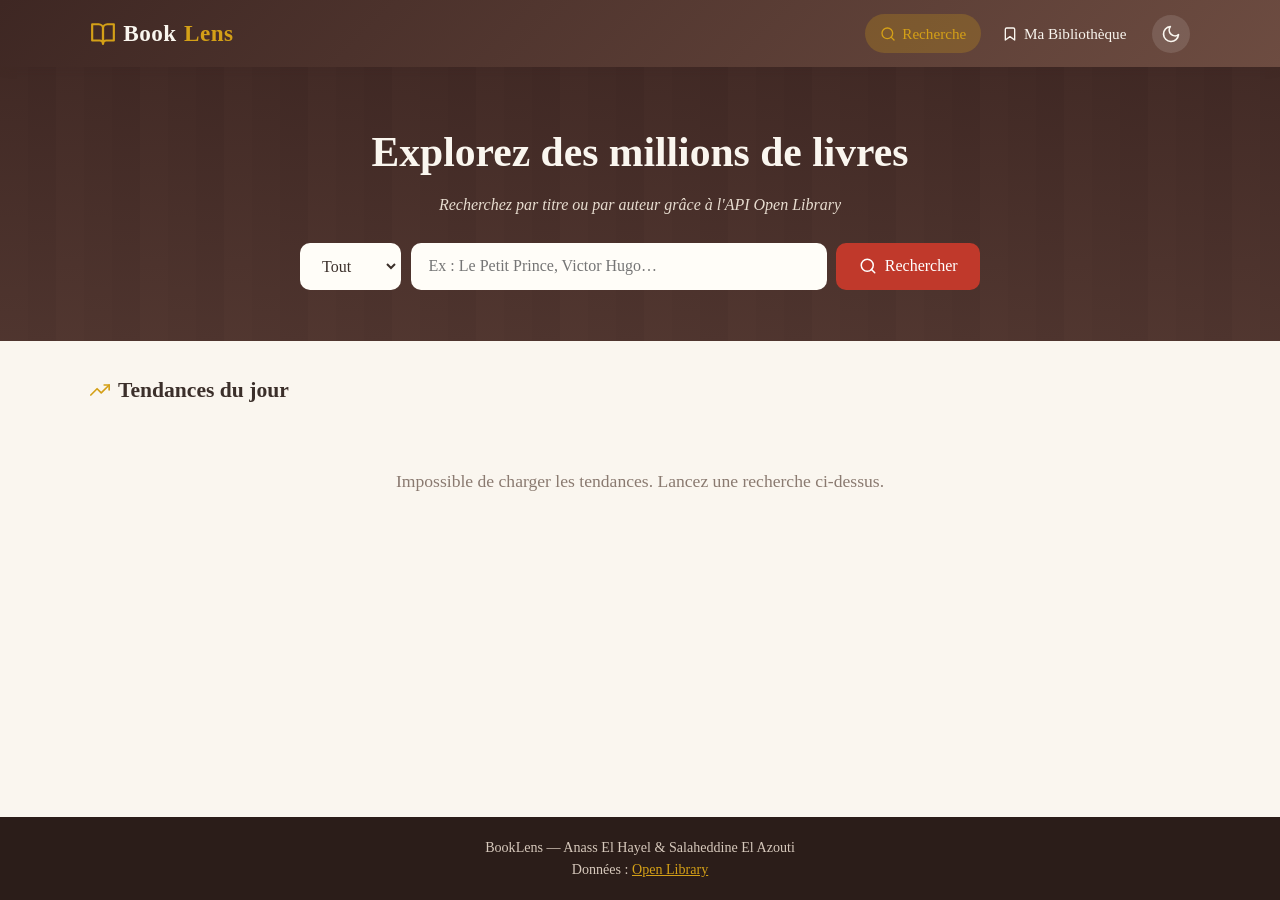
<file: index.html>
<!DOCTYPE html>
<html lang="fr">
<head>
    <meta charset="UTF-8">
    <meta name="viewport" content="width=device-width, initial-scale=1.0">
    <title>BookLens — Explorateur de livres</title>
    <link rel="stylesheet" href="css/style.css">
    <script>document.documentElement.dataset.theme = localStorage.getItem("booklens_theme") || "light";</script>
</head>
<body>
    <header class="site-header">
        <div class="container header-inner">
            <a href="index.html" class="logo">
                <svg xmlns="http://www.w3.org/2000/svg" width="26" height="26" viewBox="0 0 24 24" fill="none" stroke="currentColor" stroke-width="2" stroke-linecap="round" stroke-linejoin="round" class="icon"><path d="M2 3h6a4 4 0 0 1 4 4v14a3 3 0 0 0-3-3H2z"/><path d="M22 3h-6a4 4 0 0 0-4 4v14a3 3 0 0 1 3-3h7z"/></svg>
                Book<span>Lens</span>
            </a>
            <nav class="main-nav">
                <a href="index.html" class="nav-link active">
                    <svg xmlns="http://www.w3.org/2000/svg" width="16" height="16" viewBox="0 0 24 24" fill="none" stroke="currentColor" stroke-width="2" stroke-linecap="round" stroke-linejoin="round" class="icon"><circle cx="11" cy="11" r="8"/><line x1="21" y1="21" x2="16.65" y2="16.65"/></svg>
                    Recherche
                </a>
                <a href="bookshelf.html" class="nav-link">
                    <svg xmlns="http://www.w3.org/2000/svg" width="16" height="16" viewBox="0 0 24 24" fill="none" stroke="currentColor" stroke-width="2" stroke-linecap="round" stroke-linejoin="round" class="icon"><path d="M19 21l-7-5-7 5V5a2 2 0 0 1 2-2h10a2 2 0 0 1 2 2z"/></svg>
                    Ma Bibliothèque <span id="fav-count" class="badge"></span>
                </a>
                <button type="button" id="theme-toggle" class="theme-toggle" aria-label="Changer de thème"></button>
            </nav>
        </div>
    </header>

    <section class="hero">
        <div class="container">
            <h1>Explorez des millions de livres</h1>
            <p class="hero-subtitle">Recherchez par titre ou par auteur grâce à l'API Open Library</p>

            <form id="search-form" class="search-form">
                <select id="search-type" aria-label="Type de recherche">
                    <option value="q">Tout</option>
                    <option value="title">Titre</option>
                    <option value="author">Auteur</option>
                </select>
                <input type="text" id="search-input" placeholder="Ex : Le Petit Prince, Victor Hugo…"
                       autocomplete="off" required>
                <button type="submit" class="btn btn-primary" id="search-btn" aria-label="Rechercher">Rechercher</button>
            </form>
        </div>
    </section>

    <main class="container">
        <div id="toolbar" class="toolbar" hidden>
            <p id="results-count" class="results-count"></p>
            <label class="sort-label">
                Trier :
                <select id="sort-select">
                    <option value="">Pertinence</option>
                    <option value="new">Plus récents</option>
                    <option value="old">Plus anciens</option>
                    <option value="rating">Mieux notés</option>
                </select>
            </label>
        </div>

        <h2 id="section-title" class="section-title" hidden>Tendances du jour</h2>
        <div id="status" class="status" hidden></div>
        <div id="results" class="book-grid"></div>

        <div class="load-more-wrap">
            <button type="button" id="load-more" class="btn btn-outline" hidden>Charger plus de résultats</button>
        </div>
    </main>

    <footer class="site-footer">
        <div class="container">
            <p>BookLens — Anass El Hayel &amp; Salaheddine El Azouti<br>
               Données : <a href="https://openlibrary.org" target="_blank" rel="noopener">Open Library</a></p>
        </div>
    </footer>

    <script src="js/api.js"></script>
    <script src="js/app.js"></script>
</body>
</html>
</file>
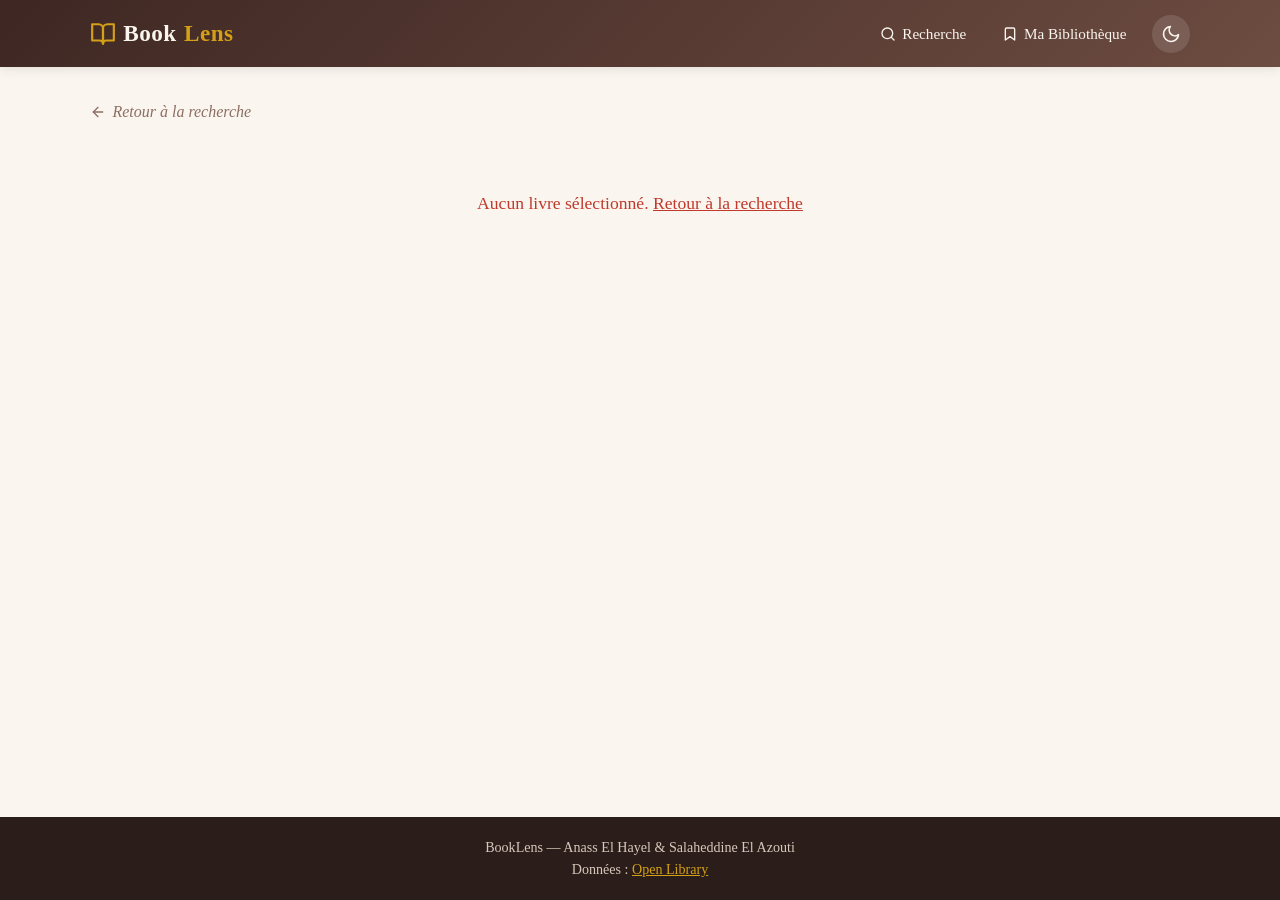
<file: book.html>
<!DOCTYPE html>
<html lang="fr">
<head>
    <meta charset="UTF-8">
    <meta name="viewport" content="width=device-width, initial-scale=1.0">
    <title>Détail du livre — BookLens</title>
    <link rel="stylesheet" href="css/style.css">
    <script>document.documentElement.dataset.theme = localStorage.getItem("booklens_theme") || "light";</script>
</head>
<body>
    <header class="site-header">
        <div class="container header-inner">
            <a href="index.html" class="logo">
                <svg xmlns="http://www.w3.org/2000/svg" width="26" height="26" viewBox="0 0 24 24" fill="none" stroke="currentColor" stroke-width="2" stroke-linecap="round" stroke-linejoin="round" class="icon"><path d="M2 3h6a4 4 0 0 1 4 4v14a3 3 0 0 0-3-3H2z"/><path d="M22 3h-6a4 4 0 0 0-4 4v14a3 3 0 0 1 3-3h7z"/></svg>
                Book<span>Lens</span>
            </a>
            <nav class="main-nav">
                <a href="index.html" class="nav-link">
                    <svg xmlns="http://www.w3.org/2000/svg" width="16" height="16" viewBox="0 0 24 24" fill="none" stroke="currentColor" stroke-width="2" stroke-linecap="round" stroke-linejoin="round" class="icon"><circle cx="11" cy="11" r="8"/><line x1="21" y1="21" x2="16.65" y2="16.65"/></svg>
                    Recherche
                </a>
                <a href="bookshelf.html" class="nav-link">
                    <svg xmlns="http://www.w3.org/2000/svg" width="16" height="16" viewBox="0 0 24 24" fill="none" stroke="currentColor" stroke-width="2" stroke-linecap="round" stroke-linejoin="round" class="icon"><path d="M19 21l-7-5-7 5V5a2 2 0 0 1 2-2h10a2 2 0 0 1 2 2z"/></svg>
                    Ma Bibliothèque <span id="fav-count" class="badge"></span>
                </a>
                <button type="button" id="theme-toggle" class="theme-toggle" aria-label="Changer de thème"></button>
            </nav>
        </div>
    </header>

    <main class="container">
        <a href="index.html" class="back-link" id="back-link">Retour à la recherche</a>

        <div id="status" class="status" hidden></div>

        <article id="book-detail" class="book-detail" hidden>
            <div class="detail-cover">
                <div id="detail-cover-box"></div>
                <button type="button" id="fav-btn" class="btn btn-primary btn-block">Ajouter à ma bibliothèque</button>
                <a id="ol-link" href="https://openlibrary.org" class="btn btn-outline btn-block" target="_blank" rel="noopener">Voir sur Open Library</a>
            </div>
            <div class="detail-content">
                <h1 id="detail-title">Chargement…</h1>
                <p id="detail-author" class="detail-author"></p>
                <div id="detail-meta" class="detail-meta"></div>
                <section>
                    <h2>Description</h2>
                    <p id="detail-description" class="detail-description"></p>
                </section>
                <section>
                    <h2>Sujets &amp; genres</h2>
                    <div id="detail-subjects" class="subject-tags"></div>
                </section>
            </div>
        </article>
    </main>

    <footer class="site-footer">
        <div class="container">
            <p>BookLens — Anass El Hayel &amp; Salaheddine El Azouti<br>
               Données : <a href="https://openlibrary.org" target="_blank" rel="noopener">Open Library</a></p>
        </div>
    </footer>

    <script src="js/api.js"></script>
    <script src="js/book.js"></script>
</body>
</html>
</file>
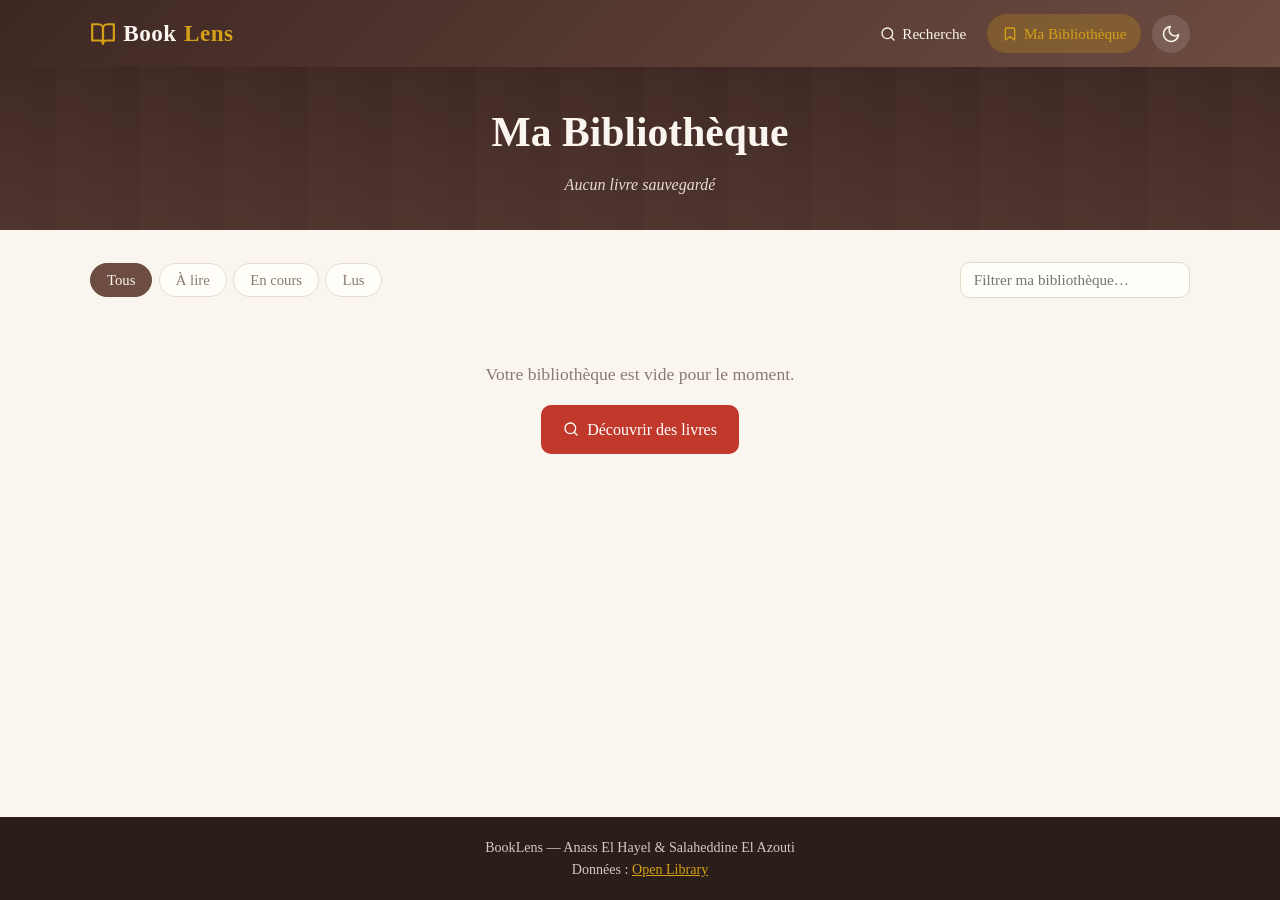
<file: bookshelf.html>
<!DOCTYPE html>
<html lang="fr">
<head>
    <meta charset="UTF-8">
    <meta name="viewport" content="width=device-width, initial-scale=1.0">
    <title>Ma Bibliothèque — BookLens</title>
    <link rel="stylesheet" href="css/style.css">
    <script>document.documentElement.dataset.theme = localStorage.getItem("booklens_theme") || "light";</script>
</head>
<body>
    <header class="site-header">
        <div class="container header-inner">
            <a href="index.html" class="logo">
                <svg xmlns="http://www.w3.org/2000/svg" width="26" height="26" viewBox="0 0 24 24" fill="none" stroke="currentColor" stroke-width="2" stroke-linecap="round" stroke-linejoin="round" class="icon"><path d="M2 3h6a4 4 0 0 1 4 4v14a3 3 0 0 0-3-3H2z"/><path d="M22 3h-6a4 4 0 0 0-4 4v14a3 3 0 0 1 3-3h7z"/></svg>
                Book<span>Lens</span>
            </a>
            <nav class="main-nav">
                <a href="index.html" class="nav-link">
                    <svg xmlns="http://www.w3.org/2000/svg" width="16" height="16" viewBox="0 0 24 24" fill="none" stroke="currentColor" stroke-width="2" stroke-linecap="round" stroke-linejoin="round" class="icon"><circle cx="11" cy="11" r="8"/><line x1="21" y1="21" x2="16.65" y2="16.65"/></svg>
                    Recherche
                </a>
                <a href="bookshelf.html" class="nav-link active">
                    <svg xmlns="http://www.w3.org/2000/svg" width="16" height="16" viewBox="0 0 24 24" fill="none" stroke="currentColor" stroke-width="2" stroke-linecap="round" stroke-linejoin="round" class="icon"><path d="M19 21l-7-5-7 5V5a2 2 0 0 1 2-2h10a2 2 0 0 1 2 2z"/></svg>
                    Ma Bibliothèque <span id="fav-count" class="badge"></span>
                </a>
                <button type="button" id="theme-toggle" class="theme-toggle" aria-label="Changer de thème"></button>
            </nav>
        </div>
    </header>

    <section class="hero hero-small">
        <div class="container">
            <h1>Ma Bibliothèque</h1>
            <p class="hero-subtitle" id="shelf-subtitle"></p>
        </div>
    </section>

    <main class="container">
        <div class="toolbar shelf-toolbar">
            <div id="filter-tabs" class="filter-tabs">
                <button type="button" class="tab active" data-status="all">Tous</button>
                <button type="button" class="tab" data-status="toread">À lire</button>
                <button type="button" class="tab" data-status="reading">En cours</button>
                <button type="button" class="tab" data-status="read">Lus</button>
            </div>
            <input type="text" id="shelf-search" class="shelf-search"
                   placeholder="Filtrer ma bibliothèque…" aria-label="Filtrer ma bibliothèque">
        </div>

        <div id="empty-shelf" class="status status-empty" hidden></div>
        <div id="shelf" class="book-grid"></div>
    </main>

    <footer class="site-footer">
        <div class="container">
            <p>BookLens — Anass El Hayel &amp; Salaheddine El Azouti<br>
               Données : <a href="https://openlibrary.org" target="_blank" rel="noopener">Open Library</a></p>
        </div>
    </footer>

    <script src="js/api.js"></script>
    <script src="js/bookshelf.js"></script>
</body>
</html>
</file>
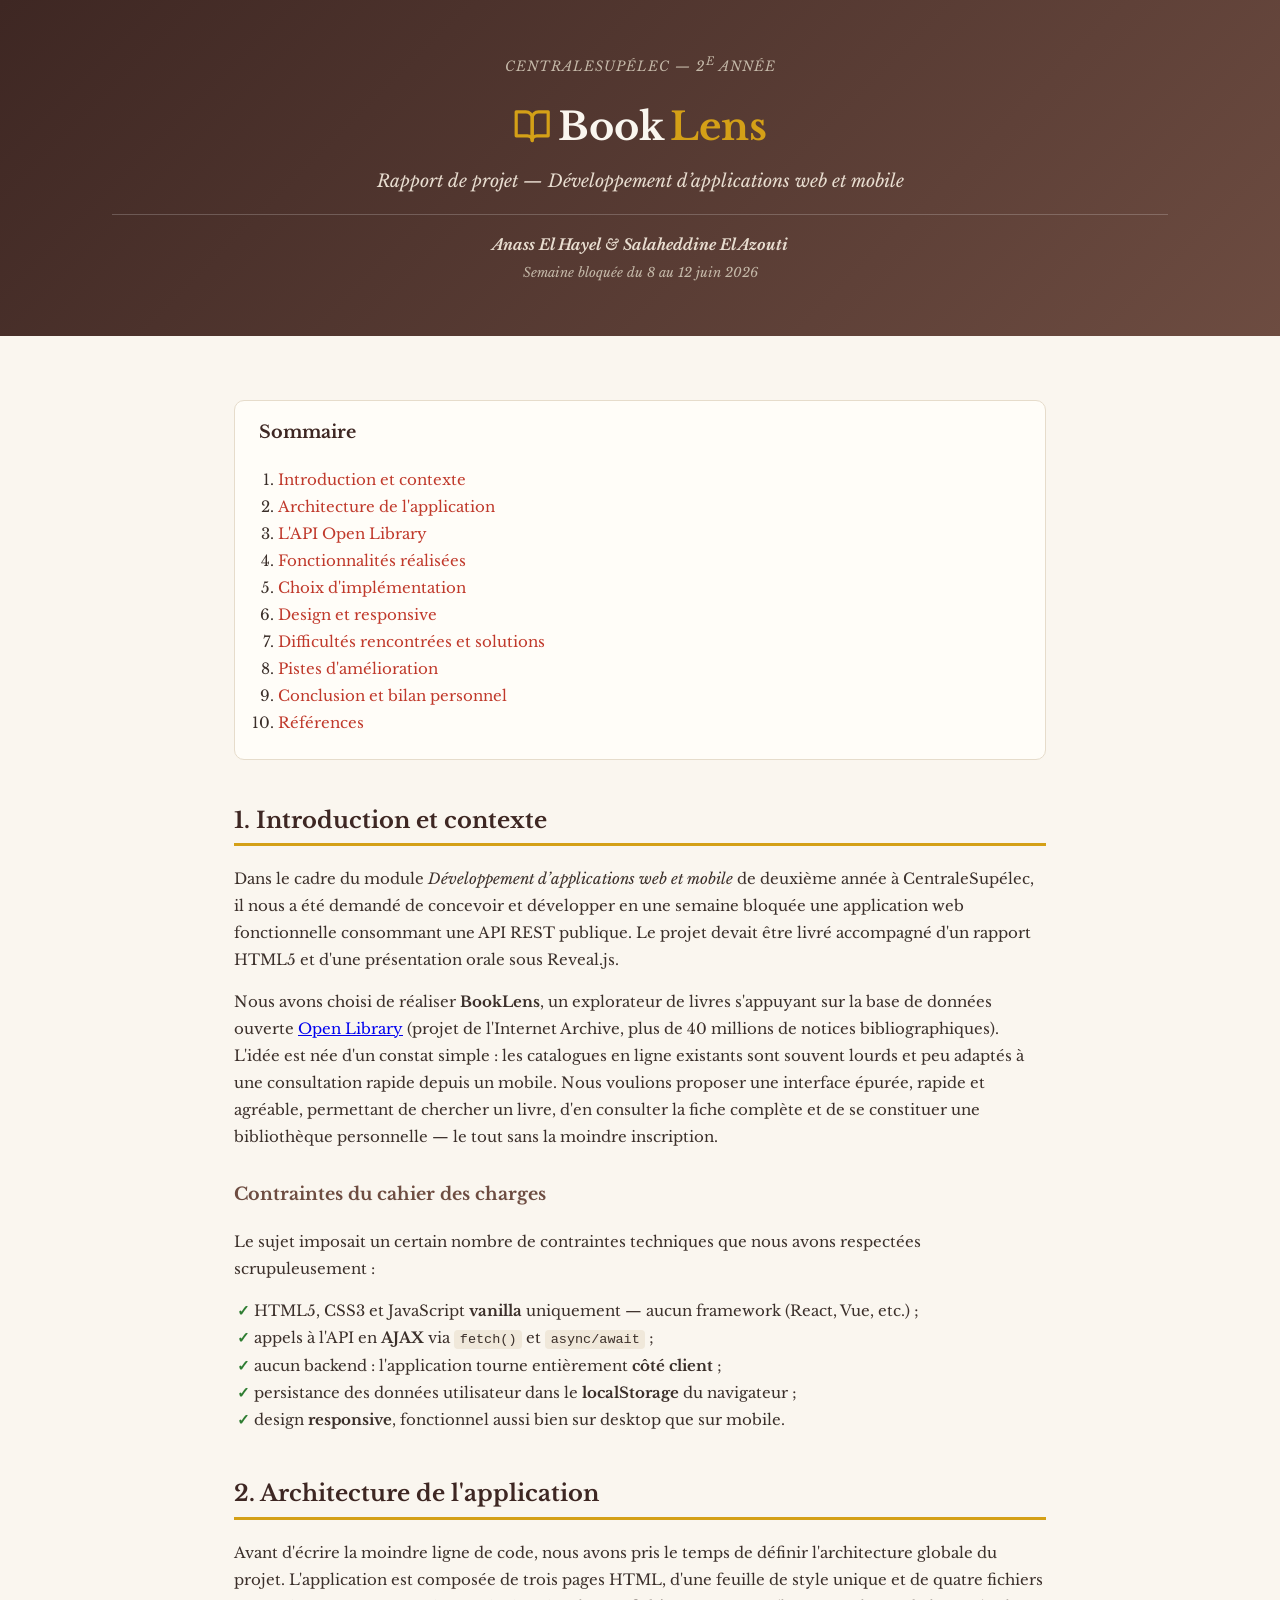
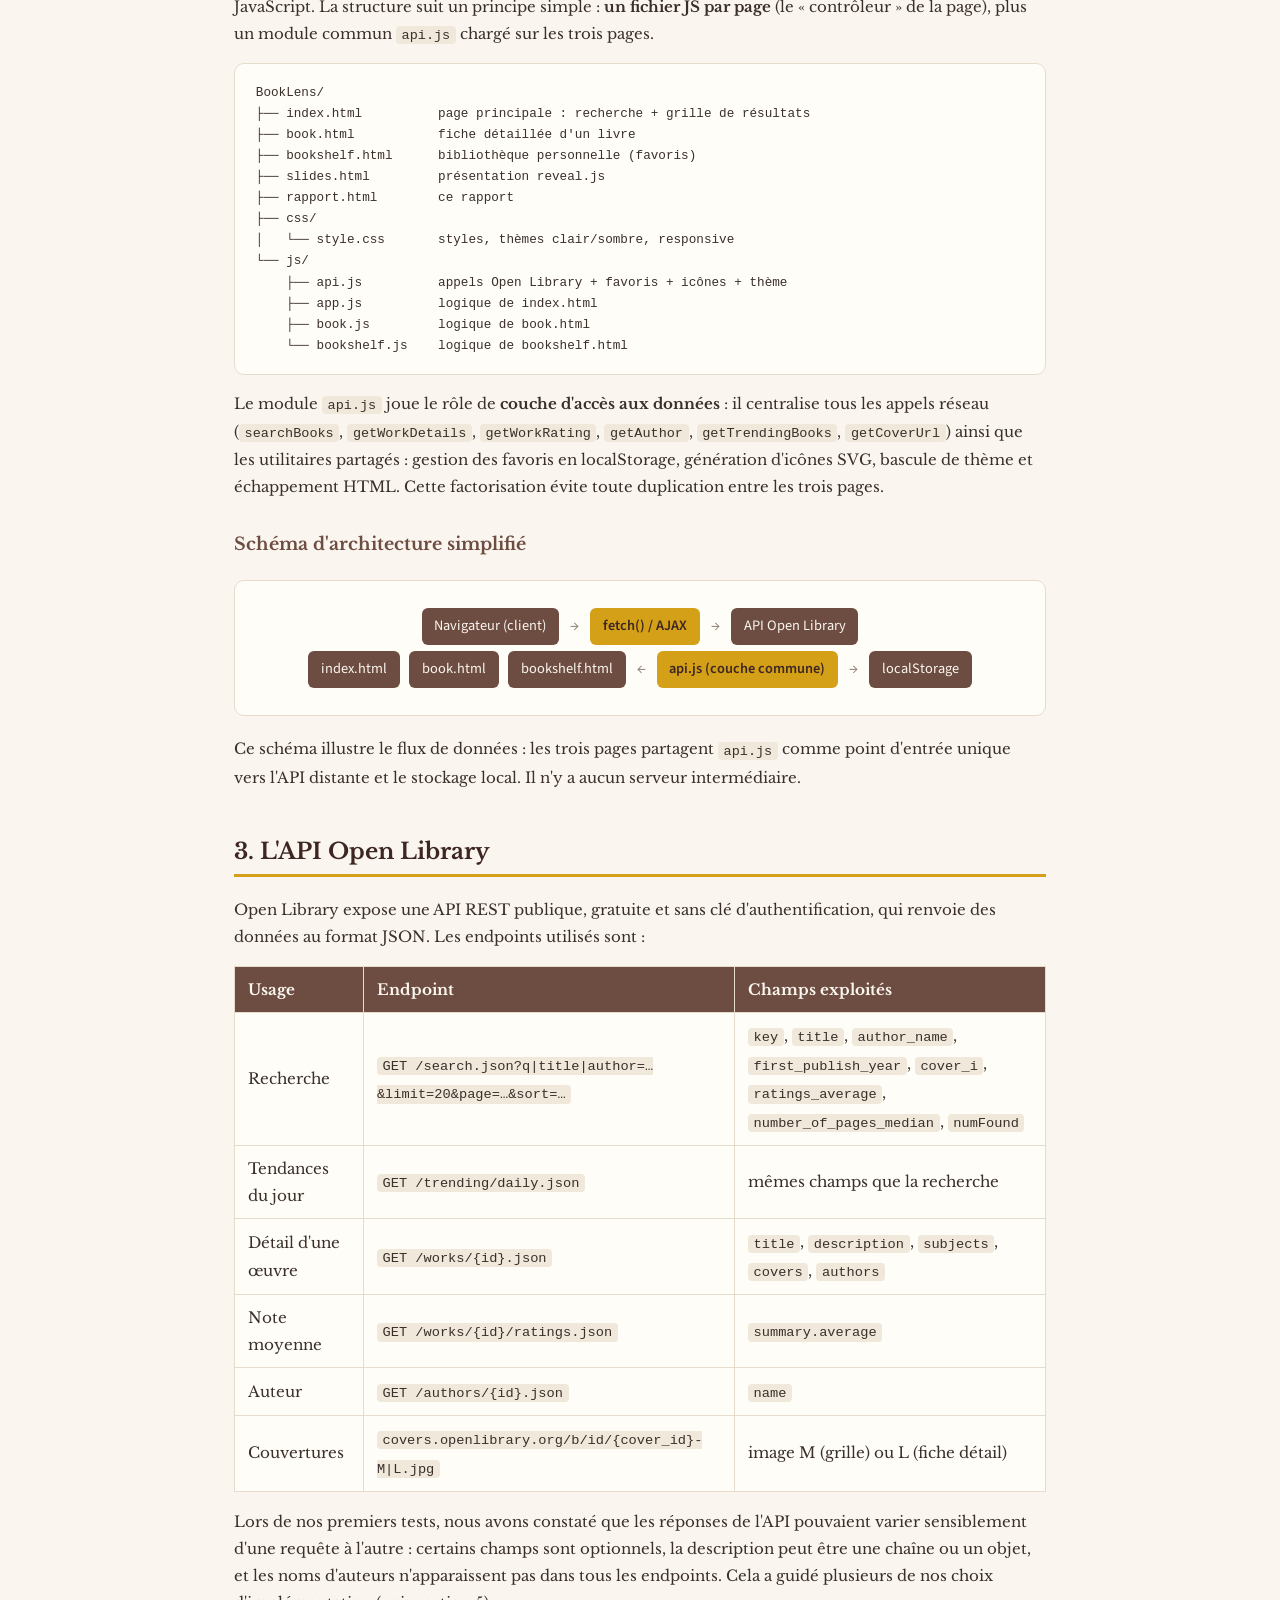
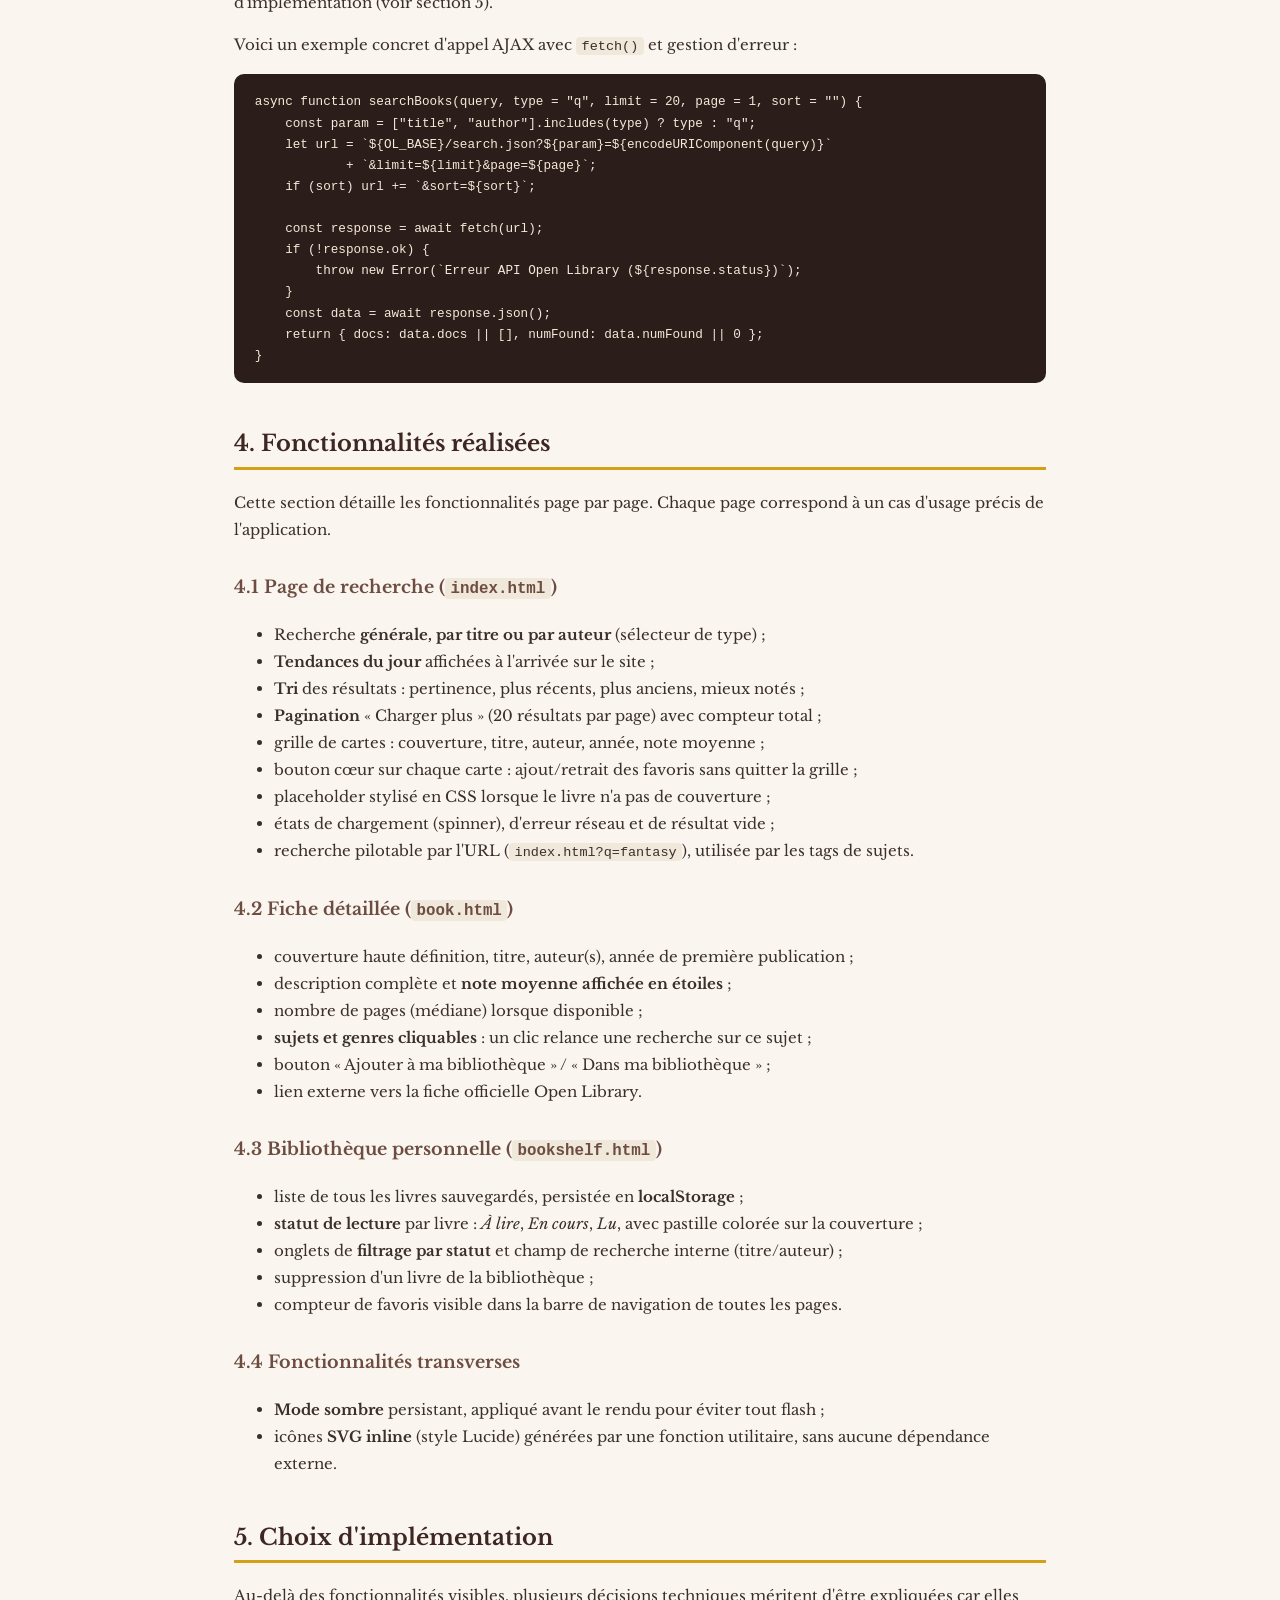
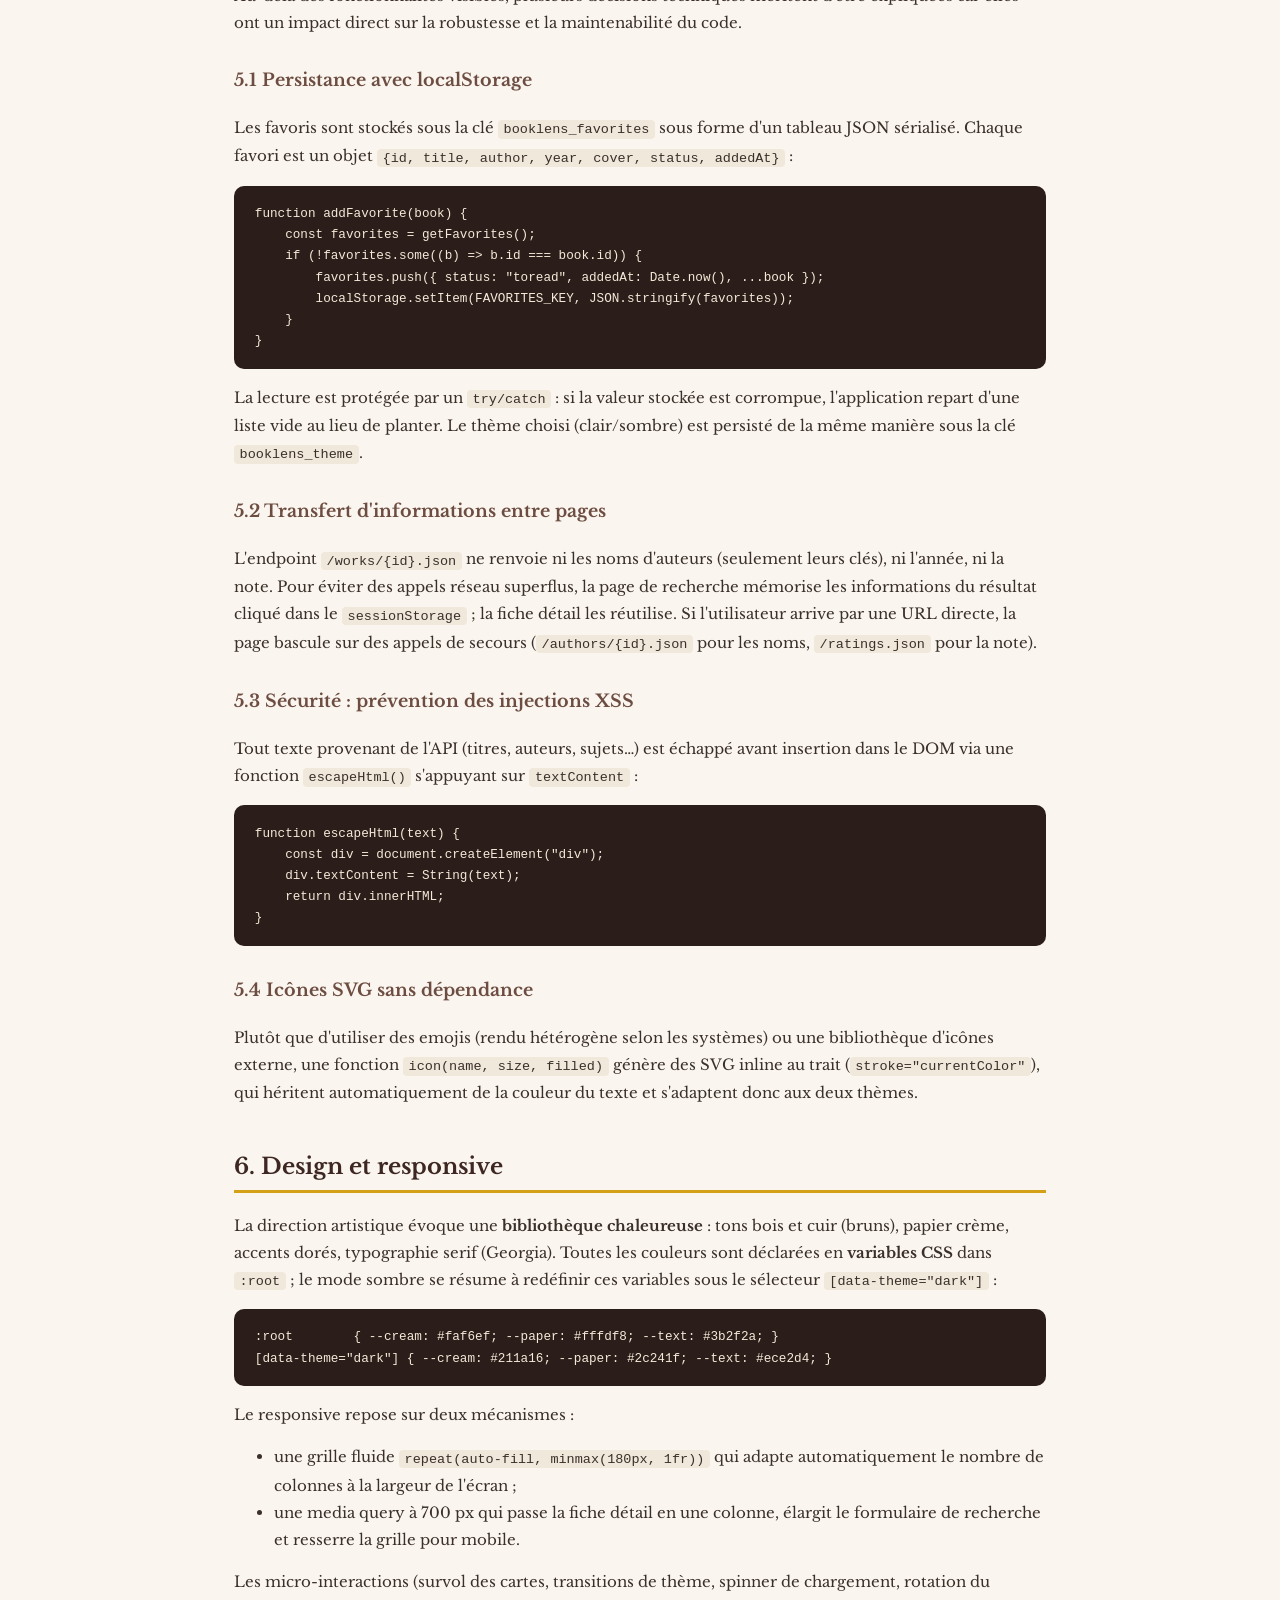
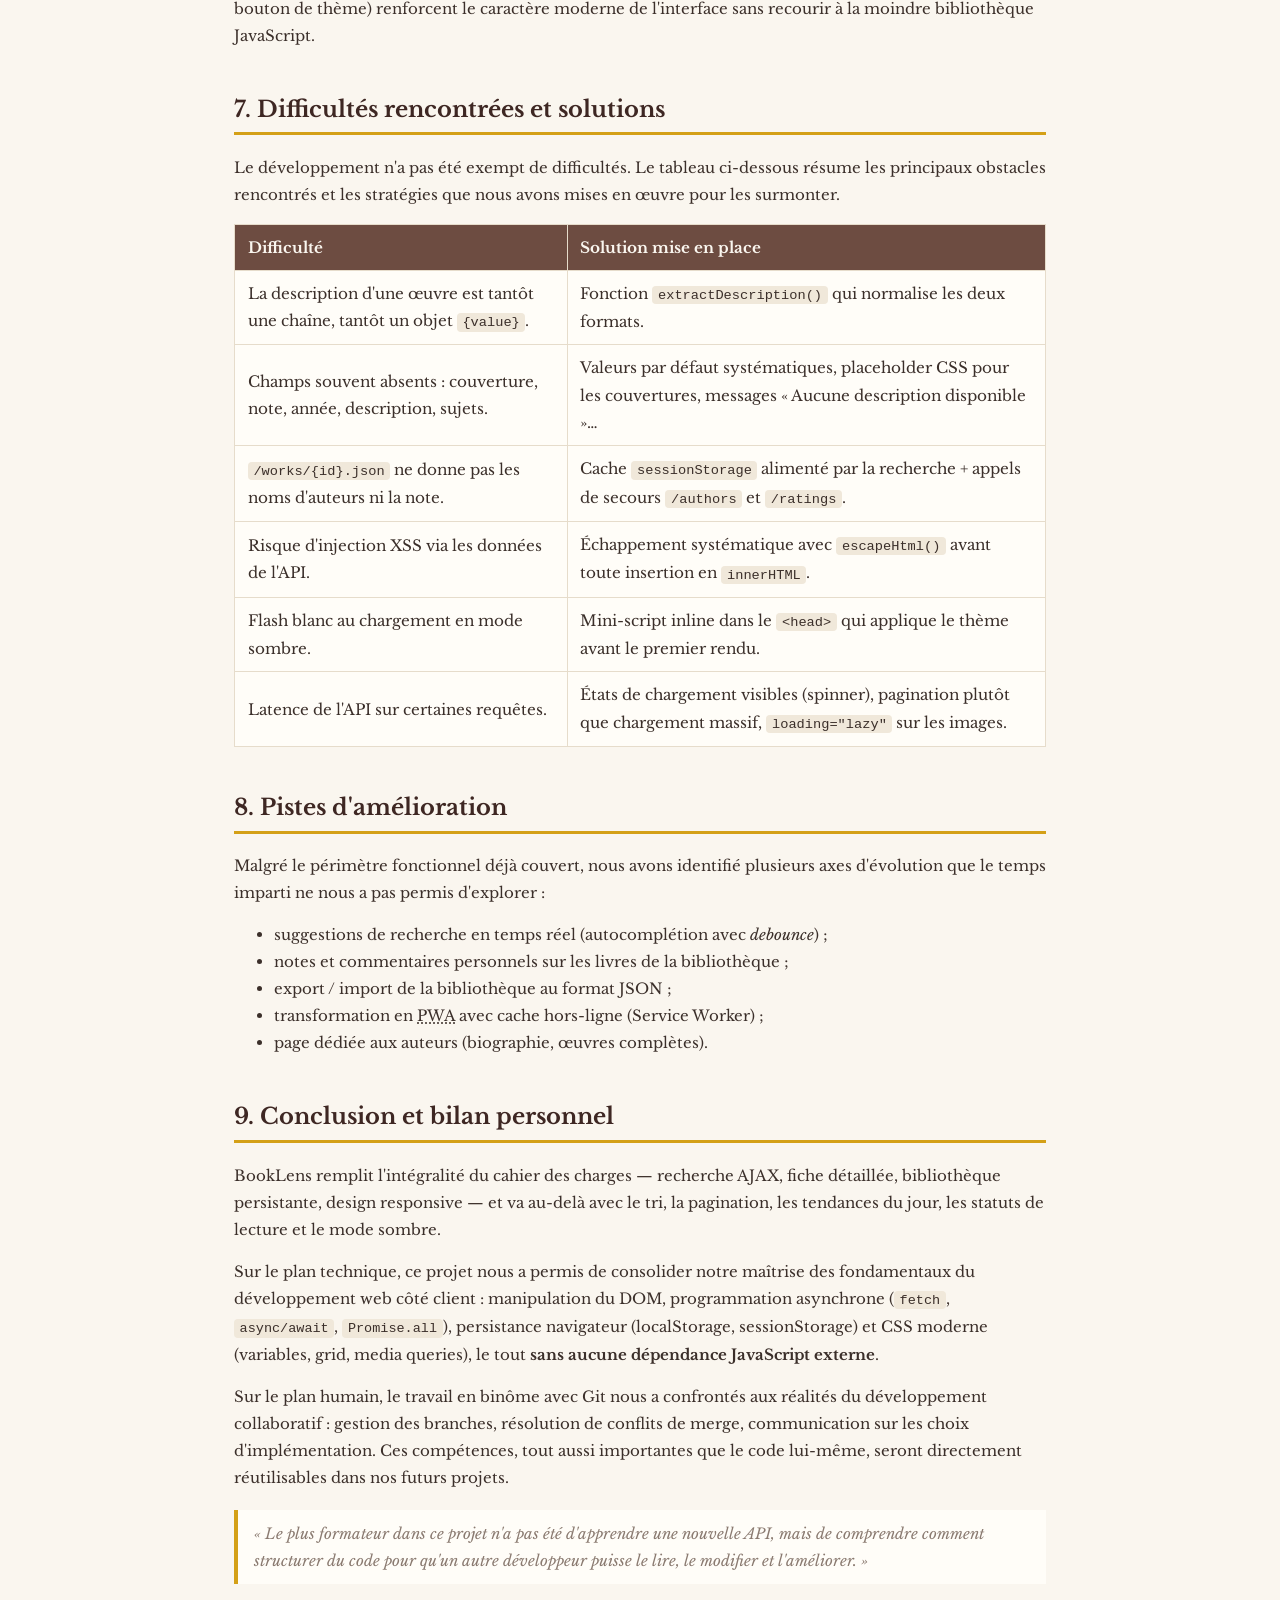
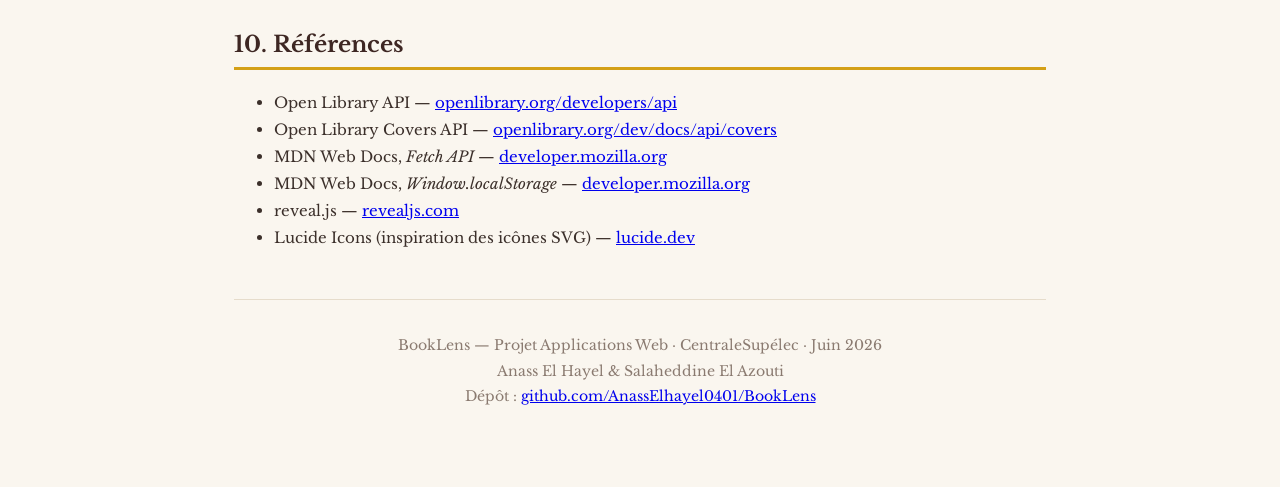
<file: rapport.html>
<!DOCTYPE html>
<html lang="fr">
<head>
    <meta charset="UTF-8">
    <meta name="viewport" content="width=device-width, initial-scale=1.0">
    <meta name="author" content="Anass El Hayel, Salaheddine El Azouti">
    <meta name="description" content="Rapport du projet BookLens — explorateur de livres, cours Applications Web, CentraleSupélec">
    <title>Rapport de projet — BookLens</title>
    <style>
        @import url('https://fonts.googleapis.com/css2?family=Libre+Baskerville:ital,wght@0,400;0,700;1,400&family=Source+Sans+Pro:wght@300;400;600&display=swap');
        :root {
            --brown-dark: #3e2723;
            --brown: #6d4c41;
            --accent: #c0392b;
            --gold: #d4a017;
            --cream: #faf6ef;
            --paper: #fffdf8;
            --text: #3b2f2a;
            --muted: #8a7a70;
            --border: #e6dccb;
        }

        * { box-sizing: border-box; }

        body {
            font-family: 'Libre Baskerville', Georgia, "Times New Roman", serif;
            background: var(--cream);
            color: var(--text);
            line-height: 1.8;
            margin: 0;
            font-size: 15px;
        }

        .page {
            max-width: 860px;
            margin: 0 auto;
            padding: 2rem 1.5rem 4rem;
        }

        header.report-header {
            background: linear-gradient(135deg, var(--brown-dark), var(--brown));
            color: var(--cream);
            text-align: center;
            padding: 3rem 1rem;
        }

        header.report-header h1 {
            margin: 0 0 0.3rem;
            font-size: 2.4rem;
            display: flex;
            align-items: center;
            justify-content: center;
            gap: 0.4rem;
        }

        header.report-header h1 svg {
            width: 1em;
            height: 1em;
            fill: none;
            stroke: var(--gold);
            stroke-width: 2;
            stroke-linecap: round;
            stroke-linejoin: round;
        }

        header.report-header h1 span { color: var(--gold); }

        header.report-header p {
            margin: 0.2rem 0;
            color: #e8ddd0;
            font-style: italic;
        }

        h2 {
            color: var(--brown-dark);
            border-bottom: 3px solid var(--gold);
            padding-bottom: 0.2rem;
            margin-top: 2.5rem;
        }

        h3 { color: var(--brown); margin-top: 1.8rem; }

        nav.toc {
            background: var(--paper);
            border: 1px solid var(--border);
            border-radius: 10px;
            padding: 1rem 1.5rem;
            margin-top: 2rem;
        }

        nav.toc h2 { margin-top: 0; border: none; font-size: 1.1rem; }
        nav.toc ol { margin: 0.4rem 0 0.4rem 1.2rem; padding: 0; }
        nav.toc a { color: var(--accent); text-decoration: none; }
        nav.toc a:hover { text-decoration: underline; }

        table {
            width: 100%;
            border-collapse: collapse;
            background: var(--paper);
            font-size: 0.95rem;
            margin: 1rem 0;
        }

        th, td {
            border: 1px solid var(--border);
            padding: 0.55rem 0.8rem;
            text-align: left;
        }

        th { background: var(--brown); color: var(--cream); }

        code {
            font-family: Consolas, "Courier New", monospace;
            background: #f0e8da;
            border-radius: 4px;
            padding: 0.1rem 0.35rem;
            font-size: 0.9em;
        }

        pre {
            background: #2b1d19;
            color: #f5e9d9;
            border-radius: 10px;
            padding: 1.1rem 1.3rem;
            overflow-x: auto;
            font-size: 0.88rem;
            line-height: 1.5;
        }

        pre code { background: none; color: inherit; padding: 0; }

        figure {
            margin: 1.5rem 0;
            text-align: center;
        }

        figcaption {
            color: var(--muted);
            font-size: 0.88rem;
            font-style: italic;
            margin-top: 0.4rem;
        }

        .filetree {
            background: var(--paper);
            border: 1px solid var(--border);
            color: var(--text);
        }

        ul.checklist { list-style: none; padding-left: 0.2rem; }
        ul.checklist li::before { content: "\2713\0020"; color: #2e7d32; font-weight: bold; }

        footer.report-footer {
            text-align: center;
            color: var(--muted);
            font-size: 0.88rem;
            border-top: 1px solid var(--border);
            margin-top: 3rem;
            padding-top: 1.2rem;
        }

        .repartition-grid {
            display: grid;
            grid-template-columns: 1fr 1fr;
            gap: 1.2rem;
            margin: 1rem 0;
        }
        .repartition-grid > div {
            background: var(--paper);
            border: 1px solid var(--border);
            border-radius: 8px;
            padding: 1rem 1.2rem;
        }
        .repartition-grid h4 {
            color: var(--brown-dark);
            margin: 0 0 0.5rem;
            font-size: 1rem;
        }
        .repartition-grid ul { margin: 0; padding-left: 1.2rem; font-size: 0.92rem; }

        .schema-archi {
            background: var(--paper);
            border: 1px solid var(--border);
            border-radius: 10px;
            padding: 1.5rem 2rem;
            text-align: center;
            margin: 1.2rem 0;
            font-family: 'Source Sans Pro', sans-serif;
            font-size: 0.9rem;
            line-height: 2;
        }
        .schema-archi .box {
            display: inline-block;
            background: var(--brown);
            color: var(--cream);
            border-radius: 6px;
            padding: 0.25rem 0.8rem;
            margin: 0.2rem;
        }
        .schema-archi .box-gold {
            display: inline-block;
            background: var(--gold);
            color: var(--brown-dark);
            border-radius: 6px;
            padding: 0.25rem 0.8rem;
            margin: 0.2rem;
            font-weight: 600;
        }
        .schema-archi .arrow { color: var(--muted); margin: 0 0.3rem; }

        blockquote {
            border-left: 4px solid var(--gold);
            margin: 1.2rem 0;
            padding: 0.6rem 1rem;
            background: var(--paper);
            font-style: italic;
            color: var(--muted);
        }

        @media (max-width: 700px) {
            .repartition-grid { grid-template-columns: 1fr; }
        }
    </style>
</head>
<body>

<header class="report-header">
    <p style="margin-bottom:0.8rem;font-size:0.85rem;letter-spacing:1px;text-transform:uppercase;color:#c4b8a8;">CentraleSupélec — 2<sup>e</sup> année</p>
    <h1><svg xmlns="http://www.w3.org/2000/svg" viewBox="0 0 24 24" aria-hidden="true"><path d="M2 3h6a4 4 0 0 1 4 4v14a3 3 0 0 0-3-3H2z"/><path d="M22 3h-6a4 4 0 0 0-4 4v14a3 3 0 0 1 3-3h7z"/></svg> Book<span>Lens</span></h1>
    <p style="font-size:1.1rem;margin-top:0.2rem;">Rapport de projet — Développement d’applications web et mobile</p>
    <hr style="border:none;border-top:1px solid rgba(255,255,255,0.2);margin:1rem 6rem;">
    <p style="font-size:0.95rem;"><strong>Anass El Hayel</strong> &amp; <strong>Salaheddine El Azouti</strong></p>
    <p style="font-size:0.82rem;color:#c4b8a8;">Semaine bloquée du 8 au 12 juin 2026</p>
</header>

<div class="page">

    <nav class="toc" aria-label="Sommaire">
        <h2>Sommaire</h2>
        <ol>
            <li><a href="#introduction">Introduction et contexte</a></li>
            <li><a href="#architecture">Architecture de l'application</a></li>
            <li><a href="#api">L'API Open Library</a></li>
            <li><a href="#fonctionnalites">Fonctionnalités réalisées</a></li>
            <li><a href="#implementation">Choix d'implémentation</a></li>
            <li><a href="#design">Design et responsive</a></li>
            <li><a href="#difficultes">Difficultés rencontrées et solutions</a></li>
            <li><a href="#ameliorations">Pistes d'amélioration</a></li>
            <li><a href="#conclusion">Conclusion et bilan personnel</a></li>
            <li><a href="#references">Références</a></li>
        </ol>
    </nav>

    <section id="introduction">
        <h2>1. Introduction et contexte</h2>
        <p>
            Dans le cadre du module <em>Développement d’applications web et mobile</em> de deuxième année à CentraleSupélec,
            il nous a été demandé de concevoir et développer en une semaine bloquée une application
            web fonctionnelle consommant une API REST publique. Le projet devait être livré accompagné
            d'un rapport HTML5 et d'une présentation orale sous Reveal.js.
        </p>
        <p>
            Nous avons choisi de réaliser <strong>BookLens</strong>, un explorateur de livres
            s'appuyant sur la base de données ouverte <a href="https://openlibrary.org">Open Library</a>
            (projet de l'Internet Archive, plus de 40 millions de notices bibliographiques).
            L'idée est née d'un constat simple : les catalogues en ligne existants sont souvent lourds
            et peu adaptés à une consultation rapide depuis un mobile. Nous voulions proposer une
            interface épurée, rapide et agréable, permettant de chercher un livre, d'en consulter
            la fiche complète et de se constituer une bibliothèque personnelle — le tout sans la moindre
            inscription.
        </p>

        <h3>Contraintes du cahier des charges</h3>
        <p>Le sujet imposait un certain nombre de contraintes techniques que nous avons respectées scrupuleusement :</p>
        <ul class="checklist">
            <li>HTML5, CSS3 et JavaScript <strong>vanilla</strong> uniquement — aucun framework (React, Vue, etc.) ;</li>
            <li>appels à l'API en <strong>AJAX</strong> via <code>fetch()</code> et <code>async/await</code> ;</li>
            <li>aucun backend : l'application tourne entièrement <strong>côté client</strong> ;</li>
            <li>persistance des données utilisateur dans le <strong>localStorage</strong> du navigateur ;</li>
            <li>design <strong>responsive</strong>, fonctionnel aussi bien sur desktop que sur mobile.</li>
        </ul>
    </section>

    <section id="architecture">
        <h2>2. Architecture de l'application</h2>
        <p>
            Avant d'écrire la moindre ligne de code, nous avons pris le temps de définir l'architecture
            globale du projet. L'application est composée de trois pages HTML, d'une feuille de style unique et de quatre
            fichiers JavaScript. La structure suit un principe simple : <strong>un fichier JS par page</strong>
            (le « contrôleur » de la page), plus un module commun <code>api.js</code> chargé sur les trois pages.
        </p>
        <pre class="filetree"><code>BookLens/
├── index.html          page principale : recherche + grille de résultats
├── book.html           fiche détaillée d'un livre
├── bookshelf.html      bibliothèque personnelle (favoris)
├── slides.html         présentation reveal.js
├── rapport.html        ce rapport
├── css/
│   └── style.css       styles, thèmes clair/sombre, responsive
└── js/
    ├── api.js          appels Open Library + favoris + icônes + thème
    ├── app.js          logique de index.html
    ├── book.js         logique de book.html
    └── bookshelf.js    logique de bookshelf.html</code></pre>
        <p>
            Le module <code>api.js</code> joue le rôle de <strong>couche d'accès aux données</strong> :
            il centralise tous les appels réseau (<code>searchBooks</code>, <code>getWorkDetails</code>,
            <code>getWorkRating</code>, <code>getAuthor</code>, <code>getTrendingBooks</code>,
            <code>getCoverUrl</code>) ainsi que les utilitaires partagés : gestion des favoris en
            localStorage, génération d'icônes SVG, bascule de thème et échappement HTML.
            Cette factorisation évite toute duplication entre les trois pages.
        </p>

        <h3>Schéma d'architecture simplifié</h3>
        <div class="schema-archi">
            <span class="box">Navigateur (client)</span>
            <span class="arrow">&#8594;</span>
            <span class="box-gold">fetch() / AJAX</span>
            <span class="arrow">&#8594;</span>
            <span class="box">API Open Library</span><br>
            <span class="box">index.html</span>
            <span class="box">book.html</span>
            <span class="box">bookshelf.html</span>
            <span class="arrow">&#8592;</span>
            <span class="box-gold">api.js (couche commune)</span>
            <span class="arrow">&#8594;</span>
            <span class="box">localStorage</span>
        </div>
        <p>
            Ce schéma illustre le flux de données : les trois pages partagent <code>api.js</code> comme
            point d'entrée unique vers l'API distante et le stockage local. Il n'y a aucun serveur
            intermédiaire.
        </p>
    </section>

    <section id="api">
        <h2>3. L'API Open Library</h2>
        <p>
            Open Library expose une API REST publique, gratuite et sans clé d'authentification,
            qui renvoie des données au format JSON. Les endpoints utilisés sont :
        </p>
        <table>
            <thead>
                <tr><th>Usage</th><th>Endpoint</th><th>Champs exploités</th></tr>
            </thead>
            <tbody>
                <tr>
                    <td>Recherche</td>
                    <td><code>GET /search.json?q|title|author=…&amp;limit=20&amp;page=…&amp;sort=…</code></td>
                    <td><code>key</code>, <code>title</code>, <code>author_name</code>, <code>first_publish_year</code>, <code>cover_i</code>, <code>ratings_average</code>, <code>number_of_pages_median</code>, <code>numFound</code></td>
                </tr>
                <tr>
                    <td>Tendances du jour</td>
                    <td><code>GET /trending/daily.json</code></td>
                    <td>mêmes champs que la recherche</td>
                </tr>
                <tr>
                    <td>Détail d'une œuvre</td>
                    <td><code>GET /works/{id}.json</code></td>
                    <td><code>title</code>, <code>description</code>, <code>subjects</code>, <code>covers</code>, <code>authors</code></td>
                </tr>
                <tr>
                    <td>Note moyenne</td>
                    <td><code>GET /works/{id}/ratings.json</code></td>
                    <td><code>summary.average</code></td>
                </tr>
                <tr>
                    <td>Auteur</td>
                    <td><code>GET /authors/{id}.json</code></td>
                    <td><code>name</code></td>
                </tr>
                <tr>
                    <td>Couvertures</td>
                    <td><code>covers.openlibrary.org/b/id/{cover_id}-M|L.jpg</code></td>
                    <td>image M (grille) ou L (fiche détail)</td>
                </tr>
            </tbody>
        </table>
        <p>
            Lors de nos premiers tests, nous avons constaté que les réponses de l'API pouvaient varier
            sensiblement d'une requête à l'autre : certains champs sont optionnels, la description peut
            être une chaîne ou un objet, et les noms d'auteurs n'apparaissent pas dans tous les endpoints.
            Cela a guidé plusieurs de nos choix d'implémentation (voir section 5).
        </p>
        <p>Voici un exemple concret d'appel AJAX avec <code>fetch()</code> et gestion d'erreur :</p>
        <pre><code>async function searchBooks(query, type = "q", limit = 20, page = 1, sort = "") {
    const param = ["title", "author"].includes(type) ? type : "q";
    let url = `${OL_BASE}/search.json?${param}=${encodeURIComponent(query)}`
            + `&amp;limit=${limit}&amp;page=${page}`;
    if (sort) url += `&amp;sort=${sort}`;

    const response = await fetch(url);
    if (!response.ok) {
        throw new Error(`Erreur API Open Library (${response.status})`);
    }
    const data = await response.json();
    return { docs: data.docs || [], numFound: data.numFound || 0 };
}</code></pre>
    </section>

    <section id="fonctionnalites">
        <h2>4. Fonctionnalités réalisées</h2>
        <p>
            Cette section détaille les fonctionnalités page par page. Chaque page correspond à un
            cas d'usage précis de l'application.
        </p>

        <h3>4.1 Page de recherche (<code>index.html</code>)</h3>
        <ul>
            <li>Recherche <strong>générale, par titre ou par auteur</strong> (sélecteur de type) ;</li>
            <li><strong>Tendances du jour</strong> affichées à l'arrivée sur le site ;</li>
            <li><strong>Tri</strong> des résultats : pertinence, plus récents, plus anciens, mieux notés ;</li>
            <li><strong>Pagination</strong> « Charger plus » (20 résultats par page) avec compteur total ;</li>
            <li>grille de cartes : couverture, titre, auteur, année, note moyenne ;</li>
            <li>bouton cœur sur chaque carte : ajout/retrait des favoris sans quitter la grille ;</li>
            <li>placeholder stylisé en CSS lorsque le livre n'a pas de couverture ;</li>
            <li>états de chargement (spinner), d'erreur réseau et de résultat vide ;</li>
            <li>recherche pilotable par l'URL (<code>index.html?q=fantasy</code>), utilisée par les tags de sujets.</li>
        </ul>

        <h3>4.2 Fiche détaillée (<code>book.html</code>)</h3>
        <ul>
            <li>couverture haute définition, titre, auteur(s), année de première publication ;</li>
            <li>description complète et <strong>note moyenne affichée en étoiles</strong> ;</li>
            <li>nombre de pages (médiane) lorsque disponible ;</li>
            <li><strong>sujets et genres cliquables</strong> : un clic relance une recherche sur ce sujet ;</li>
            <li>bouton « Ajouter à ma bibliothèque » / « Dans ma bibliothèque » ;</li>
            <li>lien externe vers la fiche officielle Open Library.</li>
        </ul>

        <h3>4.3 Bibliothèque personnelle (<code>bookshelf.html</code>)</h3>
        <ul>
            <li>liste de tous les livres sauvegardés, persistée en <strong>localStorage</strong> ;</li>
            <li><strong>statut de lecture</strong> par livre : <em>À lire</em>, <em>En cours</em>, <em>Lu</em>,
                avec pastille colorée sur la couverture ;</li>
            <li>onglets de <strong>filtrage par statut</strong> et champ de recherche interne (titre/auteur) ;</li>
            <li>suppression d'un livre de la bibliothèque ;</li>
            <li>compteur de favoris visible dans la barre de navigation de toutes les pages.</li>
        </ul>

        <h3>4.4 Fonctionnalités transverses</h3>
        <ul>
            <li><strong>Mode sombre</strong> persistant, appliqué avant le rendu pour éviter tout flash ;</li>
            <li>icônes <strong>SVG inline</strong> (style Lucide) générées par une fonction utilitaire,
                sans aucune dépendance externe.</li>
        </ul>
    </section>

    <section id="implementation">
        <h2>5. Choix d'implémentation</h2>
        <p>
            Au-delà des fonctionnalités visibles, plusieurs décisions techniques méritent d'être
            expliquées car elles ont un impact direct sur la robustesse et la maintenabilité du code.
        </p>

        <h3>5.1 Persistance avec localStorage</h3>
        <p>
            Les favoris sont stockés sous la clé <code>booklens_favorites</code> sous forme d'un tableau
            JSON sérialisé. Chaque favori est un objet
            <code>{id, title, author, year, cover, status, addedAt}</code> :
        </p>
        <pre><code>function addFavorite(book) {
    const favorites = getFavorites();
    if (!favorites.some((b) =&gt; b.id === book.id)) {
        favorites.push({ status: "toread", addedAt: Date.now(), ...book });
        localStorage.setItem(FAVORITES_KEY, JSON.stringify(favorites));
    }
}</code></pre>
        <p>
            La lecture est protégée par un <code>try/catch</code> : si la valeur stockée est corrompue,
            l'application repart d'une liste vide au lieu de planter. Le thème choisi (clair/sombre) est
            persisté de la même manière sous la clé <code>booklens_theme</code>.
        </p>

        <h3>5.2 Transfert d'informations entre pages</h3>
        <p>
            L'endpoint <code>/works/{id}.json</code> ne renvoie ni les noms d'auteurs (seulement leurs
            clés), ni l'année, ni la note. Pour éviter des appels réseau superflus, la page de recherche
            mémorise les informations du résultat cliqué dans le <code>sessionStorage</code> ; la fiche
            détail les réutilise. Si l'utilisateur arrive par une URL directe, la page bascule sur des
            appels de secours (<code>/authors/{id}.json</code> pour les noms,
            <code>/ratings.json</code> pour la note).
        </p>

        <h3>5.3 Sécurité : prévention des injections XSS</h3>
        <p>
            Tout texte provenant de l'API (titres, auteurs, sujets…) est échappé avant insertion dans le
            DOM via une fonction <code>escapeHtml()</code> s'appuyant sur <code>textContent</code> :
        </p>
        <pre><code>function escapeHtml(text) {
    const div = document.createElement("div");
    div.textContent = String(text);
    return div.innerHTML;
}</code></pre>

        <h3>5.4 Icônes SVG sans dépendance</h3>
        <p>
            Plutôt que d'utiliser des emojis (rendu hétérogène selon les systèmes) ou une bibliothèque
            d'icônes externe, une fonction <code>icon(name, size, filled)</code> génère des SVG inline
            au trait (<code>stroke="currentColor"</code>), qui héritent automatiquement de la couleur du
            texte et s'adaptent donc aux deux thèmes.
        </p>
    </section>

    <section id="design">
        <h2>6. Design et responsive</h2>
        <p>
            La direction artistique évoque une <strong>bibliothèque chaleureuse</strong> : tons bois et
            cuir (bruns), papier crème, accents dorés, typographie serif (Georgia). Toutes les couleurs
            sont déclarées en <strong>variables CSS</strong> dans <code>:root</code> ; le mode sombre se
            résume à redéfinir ces variables sous le sélecteur <code>[data-theme="dark"]</code> :
        </p>
        <pre><code>:root        { --cream: #faf6ef; --paper: #fffdf8; --text: #3b2f2a; }
[data-theme="dark"] { --cream: #211a16; --paper: #2c241f; --text: #ece2d4; }</code></pre>
        <p>Le responsive repose sur deux mécanismes :</p>
        <ul>
            <li>une grille fluide <code>repeat(auto-fill, minmax(180px, 1fr))</code> qui adapte
                automatiquement le nombre de colonnes à la largeur de l'écran ;</li>
            <li>une media query à 700&nbsp;px qui passe la fiche détail en une colonne, élargit le
                formulaire de recherche et resserre la grille pour mobile.</li>
        </ul>
        <p>
            Les micro-interactions (survol des cartes, transitions de thème, spinner de chargement,
            rotation du bouton de thème) renforcent le caractère moderne de l'interface sans recourir
            à la moindre bibliothèque JavaScript.
        </p>
    </section>

    <section id="difficultes">
        <h2>7. Difficultés rencontrées et solutions</h2>
        <p>
            Le développement n'a pas été exempt de difficultés. Le tableau ci-dessous résume
            les principaux obstacles rencontrés et les stratégies que nous avons mises en œuvre
            pour les surmonter.
        </p>
        <table>
            <thead>
                <tr><th>Difficulté</th><th>Solution mise en place</th></tr>
            </thead>
            <tbody>
                <tr>
                    <td>La description d'une œuvre est tantôt une chaîne, tantôt un objet <code>{value}</code>.</td>
                    <td>Fonction <code>extractDescription()</code> qui normalise les deux formats.</td>
                </tr>
                <tr>
                    <td>Champs souvent absents : couverture, note, année, description, sujets.</td>
                    <td>Valeurs par défaut systématiques, placeholder CSS pour les couvertures, messages « Aucune description disponible »…</td>
                </tr>
                <tr>
                    <td><code>/works/{id}.json</code> ne donne pas les noms d'auteurs ni la note.</td>
                    <td>Cache <code>sessionStorage</code> alimenté par la recherche + appels de secours <code>/authors</code> et <code>/ratings</code>.</td>
                </tr>
                <tr>
                    <td>Risque d'injection XSS via les données de l'API.</td>
                    <td>Échappement systématique avec <code>escapeHtml()</code> avant toute insertion en <code>innerHTML</code>.</td>
                </tr>
                <tr>
                    <td>Flash blanc au chargement en mode sombre.</td>
                    <td>Mini-script inline dans le <code>&lt;head&gt;</code> qui applique le thème avant le premier rendu.</td>
                </tr>
                <tr>
                    <td>Latence de l'API sur certaines requêtes.</td>
                    <td>États de chargement visibles (spinner), pagination plutôt que chargement massif, <code>loading="lazy"</code> sur les images.</td>
                </tr>
            </tbody>
        </table>
    </section>

    <section id="ameliorations">
        <h2>8. Pistes d'amélioration</h2>
        <p>
            Malgré le périmètre fonctionnel déjà couvert, nous avons identifié plusieurs axes
            d'évolution que le temps imparti ne nous a pas permis d'explorer :
        </p>
        <ul>
            <li>suggestions de recherche en temps réel (autocomplétion avec <em>debounce</em>) ;</li>
            <li>notes et commentaires personnels sur les livres de la bibliothèque ;</li>
            <li>export / import de la bibliothèque au format JSON ;</li>
            <li>transformation en <abbr title="Progressive Web App">PWA</abbr> avec cache hors-ligne
                (Service Worker) ;</li>
            <li>page dédiée aux auteurs (biographie, œuvres complètes).</li>
        </ul>
    </section>

    <section id="conclusion">
        <h2>9. Conclusion et bilan personnel</h2>
        <p>
            BookLens remplit l'intégralité du cahier des charges — recherche AJAX, fiche détaillée,
            bibliothèque persistante, design responsive — et va au-delà avec le tri, la pagination,
            les tendances du jour, les statuts de lecture et le mode sombre.
        </p>
        <p>
            Sur le plan technique, ce projet nous a permis de consolider notre maîtrise des
            fondamentaux du développement web côté client : manipulation du DOM,
            programmation asynchrone (<code>fetch</code>, <code>async/await</code>,
            <code>Promise.all</code>), persistance navigateur (localStorage, sessionStorage) et
            CSS moderne (variables, grid, media queries), le tout <strong>sans aucune dépendance
            JavaScript externe</strong>.
        </p>
        <p>
            Sur le plan humain, le travail en binôme avec Git nous a confrontés aux réalités du
            développement collaboratif : gestion des branches, résolution de conflits de merge,
            communication sur les choix d'implémentation. Ces compétences, tout aussi importantes
            que le code lui-même, seront directement réutilisables dans nos futurs projets.
        </p>
        <blockquote>
            « Le plus formateur dans ce projet n'a pas été d'apprendre une nouvelle API, mais de
            comprendre comment structurer du code pour qu'un autre développeur puisse le lire,
            le modifier et l'améliorer. »
        </blockquote>
    </section>

    <section id="references">
        <h2>10. Références</h2>
        <ul>
            <li>Open Library API — <a href="https://openlibrary.org/developers/api">openlibrary.org/developers/api</a></li>
            <li>Open Library Covers API — <a href="https://openlibrary.org/dev/docs/api/covers">openlibrary.org/dev/docs/api/covers</a></li>
            <li>MDN Web Docs, <em>Fetch API</em> — <a href="https://developer.mozilla.org/fr/docs/Web/API/Fetch_API">developer.mozilla.org</a></li>
            <li>MDN Web Docs, <em>Window.localStorage</em> — <a href="https://developer.mozilla.org/fr/docs/Web/API/Window/localStorage">developer.mozilla.org</a></li>
            <li>reveal.js — <a href="https://revealjs.com">revealjs.com</a></li>
            <li>Lucide Icons (inspiration des icônes SVG) — <a href="https://lucide.dev">lucide.dev</a></li>
        </ul>
    </section>

    <footer class="report-footer">
        <p>BookLens — Projet Applications Web · CentraleSupélec · Juin 2026<br>
        Anass El Hayel &amp; Salaheddine El Azouti<br>
        Dépôt : <a href="https://github.com/AnassElhayel0401/BookLens">github.com/AnassElhayel0401/BookLens</a></p>
    </footer>

</div>

</body>
</html>
</file>
<file: css/style.css>
/* ============================================================
   BookLens — style.css
   Palette chaude "bibliothèque" : bois, cuir, papier crème
   Thèmes clair / sombre via [data-theme]
   ============================================================ */

:root {
    --brown-dark: #3e2723;
    --brown: #6d4c41;
    --brown-light: #8d6e63;
    --accent: #c0392b;
    --accent-dark: #a93226;
    --gold: #d4a017;
    --cream: #faf6ef;
    --paper: #fffdf8;
    --text: #3b2f2a;
    --muted: #8a7a70;
    --border: #e6dccb;
    --chip-bg: #faf6ef;
    --shadow: 0 2px 10px rgba(62, 39, 35, 0.12);
    --shadow-hover: 0 8px 24px rgba(62, 39, 35, 0.22);
    --radius: 10px;
}

[data-theme="dark"] {
    --cream: #211a16;
    --paper: #2c241f;
    --text: #ece2d4;
    --muted: #a8978a;
    --border: #46392f;
    --chip-bg: #382e27;
    --gold: #e0b13a;
    --shadow: 0 2px 10px rgba(0, 0, 0, 0.35);
    --shadow-hover: 0 8px 24px rgba(0, 0, 0, 0.5);
}

* {
    margin: 0;
    padding: 0;
    box-sizing: border-box;
}

/* L'attribut hidden doit toujours gagner, même sur les éléments en flex/grid */
[hidden] {
    display: none !important;
}

body {
    font-family: Georgia, "Times New Roman", serif;
    background-color: var(--cream);
    color: var(--text);
    line-height: 1.6;
    min-height: 100vh;
    display: flex;
    flex-direction: column;
    transition: background-color 0.25s, color 0.25s;
}

.container {
    width: min(1100px, 92%);
    margin: 0 auto;
}

main.container {
    flex: 1;
    padding: 2rem 0 3rem;
}

a {
    color: var(--accent);
}

.icon {
    vertical-align: -0.18em;
    flex-shrink: 0;
}

/* ---------- En-tête ---------- */

.site-header {
    background: linear-gradient(135deg, #3e2723, #6d4c41);
    box-shadow: var(--shadow);
    position: sticky;
    top: 0;
    z-index: 10;
}

.header-inner {
    display: flex;
    justify-content: space-between;
    align-items: center;
    padding: 0.9rem 0;
    flex-wrap: wrap;
    gap: 0.5rem;
}

.logo {
    font-size: 1.45rem;
    font-weight: bold;
    color: #faf6ef;
    text-decoration: none;
    letter-spacing: 0.5px;
    display: inline-flex;
    align-items: center;
    gap: 0.45rem;
}

.logo .icon {
    color: var(--gold);
}

.logo span {
    color: var(--gold);
}

.main-nav {
    display: flex;
    gap: 0.4rem;
    align-items: center;
}

.nav-link {
    color: #faf6ef;
    text-decoration: none;
    padding: 0.45rem 0.9rem;
    border-radius: 999px;
    transition: background 0.2s;
    font-size: 0.95rem;
    display: inline-flex;
    align-items: center;
    gap: 0.4rem;
}

.nav-link:hover {
    background: rgba(255, 255, 255, 0.15);
}

.nav-link.active {
    background: rgba(212, 160, 23, 0.25);
    color: var(--gold);
}

.badge {
    background: var(--accent);
    color: #fff;
    border-radius: 999px;
    padding: 0 0.45rem;
    font-size: 0.78rem;
    font-family: sans-serif;
}

.badge:empty {
    display: none;
}

.theme-toggle {
    background: rgba(255, 255, 255, 0.12);
    border: none;
    color: #faf6ef;
    width: 38px;
    height: 38px;
    border-radius: 50%;
    cursor: pointer;
    display: inline-flex;
    align-items: center;
    justify-content: center;
    transition: background 0.2s, transform 0.2s;
    margin-left: 0.3rem;
}

.theme-toggle:hover {
    background: rgba(255, 255, 255, 0.25);
    transform: rotate(15deg);
}

/* ---------- Bandeau (hero) ---------- */

.hero {
    background:
        linear-gradient(rgba(62, 39, 35, 0.9), rgba(78, 52, 46, 0.9)),
        repeating-linear-gradient(90deg, #5d4037 0 28px, #4e342e 28px 56px, #6d4c41 56px 84px);
    color: #faf6ef;
    text-align: center;
    padding: 3.2rem 1rem;
}

.hero-small {
    padding: 2rem 1rem;
}

.hero h1 {
    font-size: clamp(1.7rem, 4vw, 2.6rem);
    margin-bottom: 0.4rem;
}

.hero-subtitle {
    color: #e8ddd0;
    margin-bottom: 1.6rem;
    font-style: italic;
}

.hero-small .hero-subtitle {
    margin-bottom: 0;
}

/* ---------- Formulaire de recherche ---------- */

.search-form {
    display: flex;
    gap: 0.6rem;
    max-width: 680px;
    margin: 0 auto;
    flex-wrap: wrap;
    justify-content: center;
}

.search-form select,
.search-form input {
    padding: 0.75rem 1rem;
    border: 2px solid transparent;
    border-radius: var(--radius);
    font-size: 1rem;
    font-family: inherit;
    background: var(--paper);
    color: var(--text);
}

.search-form input {
    flex: 1;
    min-width: 220px;
}

.search-form select:focus,
.search-form input:focus {
    outline: none;
    border-color: var(--gold);
}

/* ---------- Boutons ---------- */

.btn {
    padding: 0.75rem 1.4rem;
    border: none;
    border-radius: var(--radius);
    font-size: 1rem;
    font-family: inherit;
    cursor: pointer;
    transition: background 0.2s, color 0.2s, transform 0.1s;
    text-decoration: none;
    display: inline-flex;
    align-items: center;
    justify-content: center;
    gap: 0.5rem;
}

.btn:active {
    transform: scale(0.98);
}

.btn-primary {
    background: var(--accent);
    color: #fff;
}

.btn-primary:hover {
    background: var(--accent-dark);
}

.btn-saved {
    background: #2e7d32;
}

.btn-saved:hover {
    background: #1b5e20;
}

.btn-outline {
    background: transparent;
    color: var(--brown);
    border: 1.5px solid var(--brown-light);
}

[data-theme="dark"] .btn-outline {
    color: var(--text);
}

.btn-outline:hover {
    background: var(--brown);
    color: #faf6ef;
}

.btn-block {
    display: flex;
    width: 100%;
    margin-top: 1rem;
}

/* ---------- Barre d'outils (tri, filtres) ---------- */

.toolbar {
    display: flex;
    justify-content: space-between;
    align-items: center;
    gap: 1rem;
    flex-wrap: wrap;
    margin-bottom: 1.4rem;
}

.sort-label {
    color: var(--muted);
    font-size: 0.95rem;
    display: inline-flex;
    align-items: center;
    gap: 0.5rem;
}

.toolbar select,
.shelf-search {
    padding: 0.5rem 0.8rem;
    border: 1.5px solid var(--border);
    border-radius: var(--radius);
    font-family: inherit;
    font-size: 0.95rem;
    background: var(--paper);
    color: var(--text);
}

.toolbar select:focus,
.shelf-search:focus {
    outline: none;
    border-color: var(--gold);
}

.shelf-search {
    min-width: 230px;
}

.filter-tabs {
    display: flex;
    gap: 0.4rem;
    flex-wrap: wrap;
}

.tab {
    padding: 0.45rem 1rem;
    border: 1.5px solid var(--border);
    border-radius: 999px;
    background: var(--paper);
    color: var(--muted);
    font-family: inherit;
    font-size: 0.92rem;
    cursor: pointer;
    transition: all 0.2s;
}

.tab:hover {
    border-color: var(--brown-light);
    color: var(--text);
}

.tab.active {
    background: var(--brown);
    border-color: var(--brown);
    color: #faf6ef;
}

.section-title {
    display: flex;
    align-items: center;
    gap: 0.5rem;
    font-size: 1.35rem;
    color: var(--text);
    margin-bottom: 1.2rem;
}

.section-title .icon {
    color: var(--gold);
}

/* ---------- Messages d'état ---------- */

.status {
    text-align: center;
    padding: 2.5rem 1rem;
    font-size: 1.1rem;
    color: var(--muted);
}

.status-error {
    color: var(--accent);
}

.spinner {
    display: inline-block;
    width: 1.1em;
    height: 1.1em;
    border: 3px solid var(--brown-light);
    border-top-color: transparent;
    border-radius: 50%;
    vertical-align: -0.2em;
    animation: spin 0.8s linear infinite;
}

@keyframes spin {
    to { transform: rotate(360deg); }
}

.results-count {
    color: var(--muted);
    font-style: italic;
}

.muted {
    color: var(--muted);
}

.empty-cta {
    margin-top: 1rem;
}

/* ---------- Grille de livres ---------- */

.book-grid {
    display: grid;
    grid-template-columns: repeat(auto-fill, minmax(180px, 1fr));
    gap: 1.4rem;
}

.book-card {
    background: var(--paper);
    border-radius: var(--radius);
    overflow: hidden;
    box-shadow: var(--shadow);
    color: inherit;
    display: flex;
    flex-direction: column;
    transition: transform 0.2s, box-shadow 0.2s;
    position: relative;
}

.book-card:hover {
    transform: translateY(-5px);
    box-shadow: var(--shadow-hover);
}

.card-link {
    text-decoration: none;
    color: inherit;
    display: flex;
    flex-direction: column;
    flex: 1;
}

.book-cover {
    height: 240px;
    background: linear-gradient(135deg, #efe6d8, #e3d5c0);
    display: flex;
    align-items: center;
    justify-content: center;
    overflow: hidden;
    position: relative;
}

[data-theme="dark"] .book-cover {
    background: linear-gradient(135deg, #3a302a, #2e2620);
}

.book-cover img {
    width: 100%;
    height: 100%;
    object-fit: cover;
}

/* Bouton cœur sur les cartes de résultats */
.fav-toggle {
    position: absolute;
    top: 8px;
    right: 8px;
    width: 34px;
    height: 34px;
    border: none;
    border-radius: 50%;
    background: rgba(255, 253, 248, 0.92);
    color: var(--accent);
    cursor: pointer;
    display: flex;
    align-items: center;
    justify-content: center;
    box-shadow: var(--shadow);
    transition: transform 0.15s, background 0.2s;
    z-index: 2;
}

.fav-toggle:hover {
    transform: scale(1.12);
}

.fav-toggle.is-saved {
    background: var(--accent);
    color: #fff;
}

/* Placeholder stylisé quand il n'y a pas de couverture */
.cover-placeholder {
    width: 100%;
    height: 100%;
    display: flex;
    flex-direction: column;
    align-items: center;
    justify-content: center;
    gap: 0.6rem;
    padding: 1rem;
    text-align: center;
    background: linear-gradient(135deg, var(--brown-light), var(--brown));
    color: #faf6ef;
}

.cover-placeholder p {
    font-size: 0.85rem;
    font-style: italic;
    display: -webkit-box;
    -webkit-line-clamp: 3;
    -webkit-box-orient: vertical;
    overflow: hidden;
}

.book-info {
    padding: 0.9rem 1rem 1.1rem;
    flex: 1;
}

.book-title {
    font-size: 1rem;
    margin-bottom: 0.3rem;
    display: -webkit-box;
    -webkit-line-clamp: 2;
    -webkit-box-orient: vertical;
    overflow: hidden;
}

.book-author {
    font-size: 0.88rem;
    color: var(--brown-light);
    display: -webkit-box;
    -webkit-line-clamp: 1;
    -webkit-box-orient: vertical;
    overflow: hidden;
}

.book-year {
    font-size: 0.82rem;
    color: var(--muted);
    margin-top: 0.3rem;
    display: flex;
    align-items: center;
    gap: 0.3rem;
    flex-wrap: wrap;
}

.card-rating {
    color: var(--gold);
    display: inline-flex;
    align-items: center;
    gap: 0.2rem;
    margin-left: 0.4rem;
}

/* ---------- Charger plus ---------- */

.load-more-wrap {
    text-align: center;
    margin-top: 2rem;
}

/* ---------- Bibliothèque : statut + actions ---------- */

.status-chip {
    position: absolute;
    bottom: 8px;
    left: 8px;
    padding: 0.15rem 0.7rem;
    border-radius: 999px;
    font-size: 0.75rem;
    font-family: sans-serif;
    color: #fff;
    background: var(--brown);
}

.status-chip.status-toread { background: #b07d2b; }
.status-chip.status-reading { background: #1565c0; }
.status-chip.status-read { background: #2e7d32; }

.shelf-actions {
    display: flex;
    border-top: 1px solid var(--border);
}

.status-select {
    flex: 1;
    border: none;
    background: transparent;
    color: var(--text);
    font-family: inherit;
    font-size: 0.88rem;
    padding: 0.55rem 0.7rem;
    cursor: pointer;
}

.status-select:focus {
    outline: none;
}

.btn-remove {
    background: transparent;
    color: var(--accent);
    border: none;
    border-left: 1px solid var(--border);
    padding: 0.55rem 0.9rem;
    cursor: pointer;
    display: flex;
    align-items: center;
    transition: background 0.2s, color 0.2s;
}

.btn-remove:hover {
    background: var(--accent);
    color: #fff;
}

/* ---------- Page détail ---------- */

.back-link {
    display: inline-flex;
    align-items: center;
    gap: 0.4rem;
    margin-bottom: 1.5rem;
    color: var(--brown-light);
    text-decoration: none;
    font-style: italic;
}

.back-link:hover {
    color: var(--accent);
}

.book-detail {
    display: grid;
    grid-template-columns: 280px 1fr;
    gap: 2.5rem;
    background: var(--paper);
    border-radius: var(--radius);
    box-shadow: var(--shadow);
    padding: 2rem;
}

.detail-cover img {
    width: 100%;
    border-radius: var(--radius);
    box-shadow: var(--shadow);
}

.cover-placeholder-lg {
    height: 380px;
    border-radius: var(--radius);
}

.detail-content h1 {
    font-size: clamp(1.5rem, 3vw, 2.2rem);
    margin-bottom: 0.3rem;
}

.detail-author {
    font-size: 1.15rem;
    font-style: italic;
    color: var(--brown-light);
    margin-bottom: 1rem;
}

.detail-meta {
    display: flex;
    flex-wrap: wrap;
    gap: 0.6rem;
    margin-bottom: 1.6rem;
}

.meta-item {
    background: var(--chip-bg);
    border: 1px solid var(--border);
    border-radius: 999px;
    padding: 0.3rem 0.9rem;
    font-size: 0.9rem;
    display: inline-flex;
    align-items: center;
    gap: 0.4rem;
}

.meta-rating {
    color: var(--gold);
    font-weight: bold;
}

.detail-content section {
    margin-bottom: 1.6rem;
}

.detail-content h2 {
    font-size: 1.15rem;
    border-bottom: 2px solid var(--gold);
    display: inline-block;
    padding-bottom: 0.15rem;
    margin-bottom: 0.7rem;
}

.detail-description {
    white-space: pre-line;
}

.subject-tags {
    display: flex;
    flex-wrap: wrap;
    gap: 0.5rem;
}

.tag {
    background: linear-gradient(135deg, var(--brown-light), var(--brown));
    color: #faf6ef;
    border-radius: 999px;
    padding: 0.3rem 0.85rem;
    font-size: 0.85rem;
    text-decoration: none;
    display: inline-flex;
    align-items: center;
    gap: 0.35rem;
    transition: transform 0.15s, box-shadow 0.15s;
}

.tag:hover {
    transform: translateY(-2px);
    box-shadow: var(--shadow);
}

/* ---------- Pied de page ---------- */

.site-footer {
    background: #2b1d19;
    color: #d7c9bc;
    text-align: center;
    padding: 1.2rem 0;
    font-size: 0.88rem;
    margin-top: auto;
}

.site-footer a {
    color: var(--gold);
}

/* ---------- Responsive ---------- */

@media (max-width: 700px) {
    .book-detail {
        grid-template-columns: 1fr;
        padding: 1.3rem;
    }

    .detail-cover {
        max-width: 250px;
        margin: 0 auto;
        width: 100%;
    }

    .book-grid {
        grid-template-columns: repeat(auto-fill, minmax(150px, 1fr));
        gap: 1rem;
    }

    .book-cover {
        height: 200px;
    }

    .search-form select {
        width: 100%;
    }

    .toolbar {
        flex-direction: column;
        align-items: stretch;
    }

    .shelf-search {
        width: 100%;
    }
}
</file>
